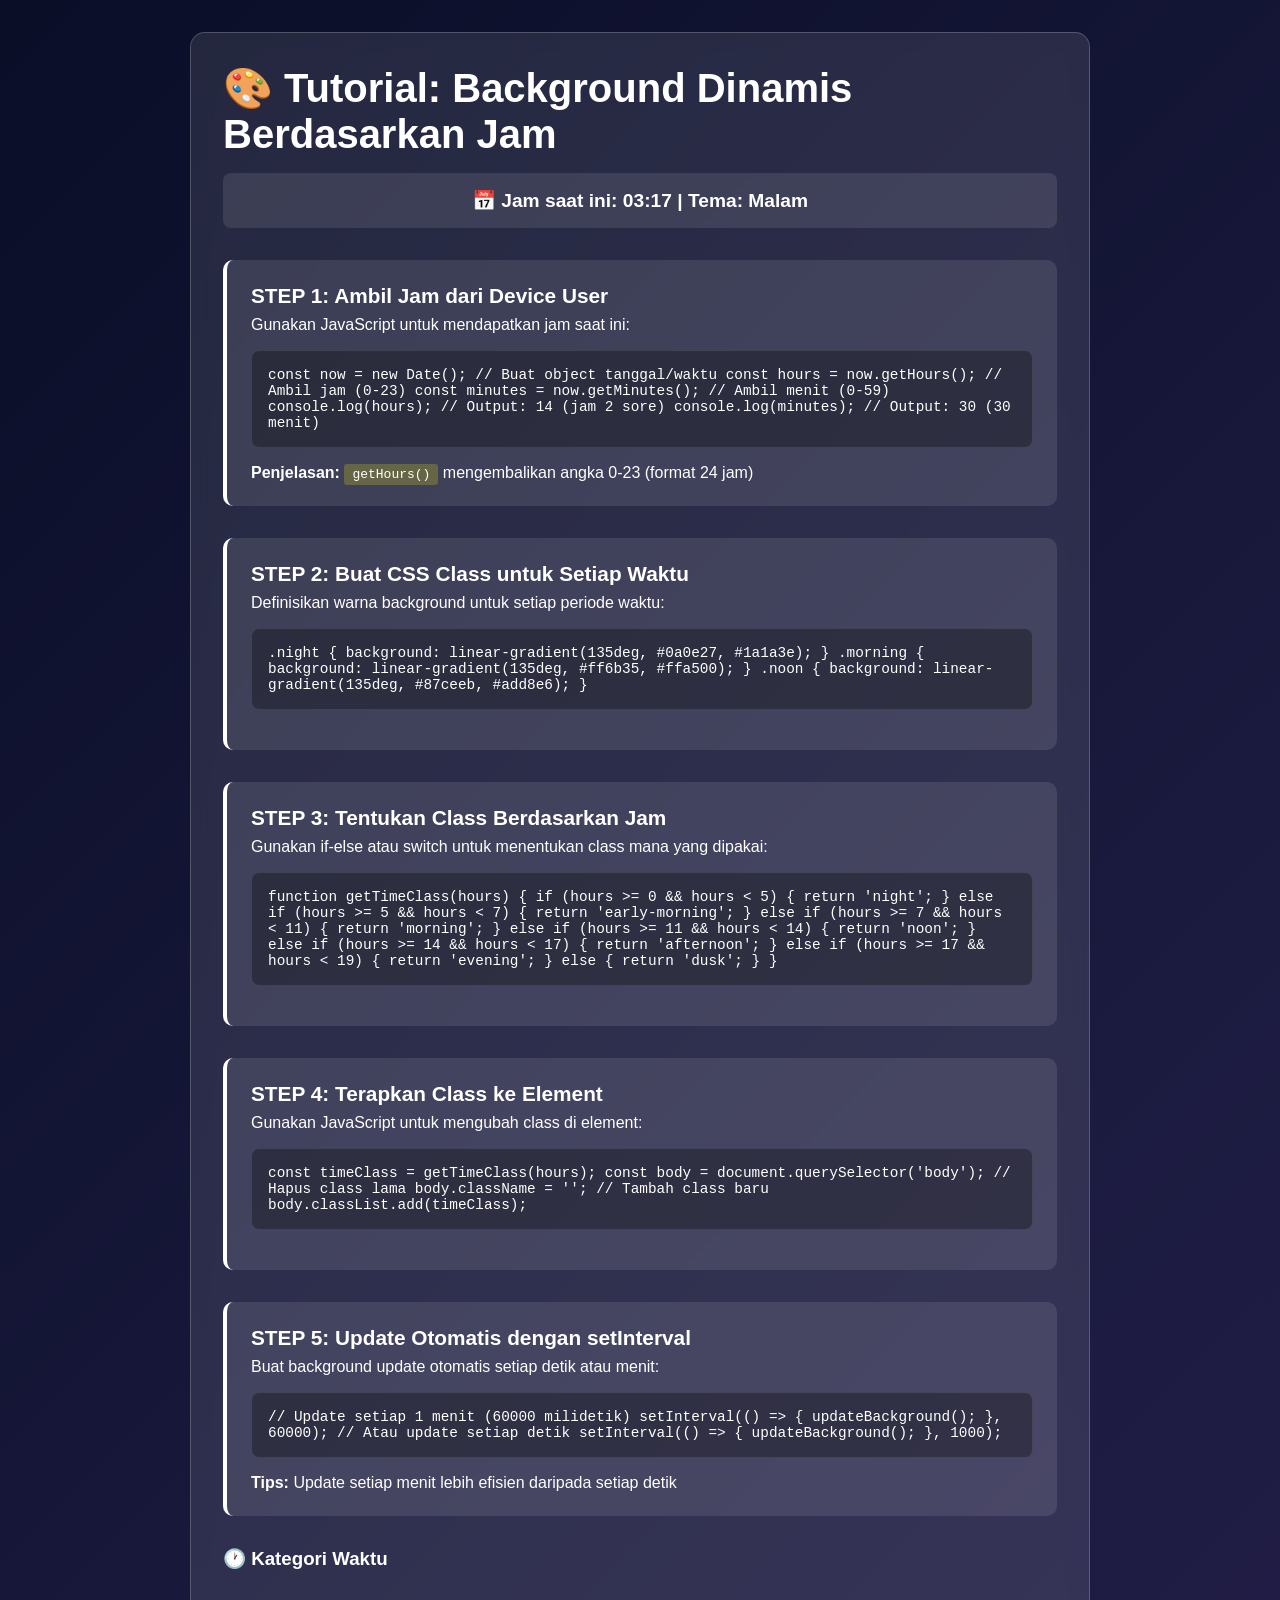
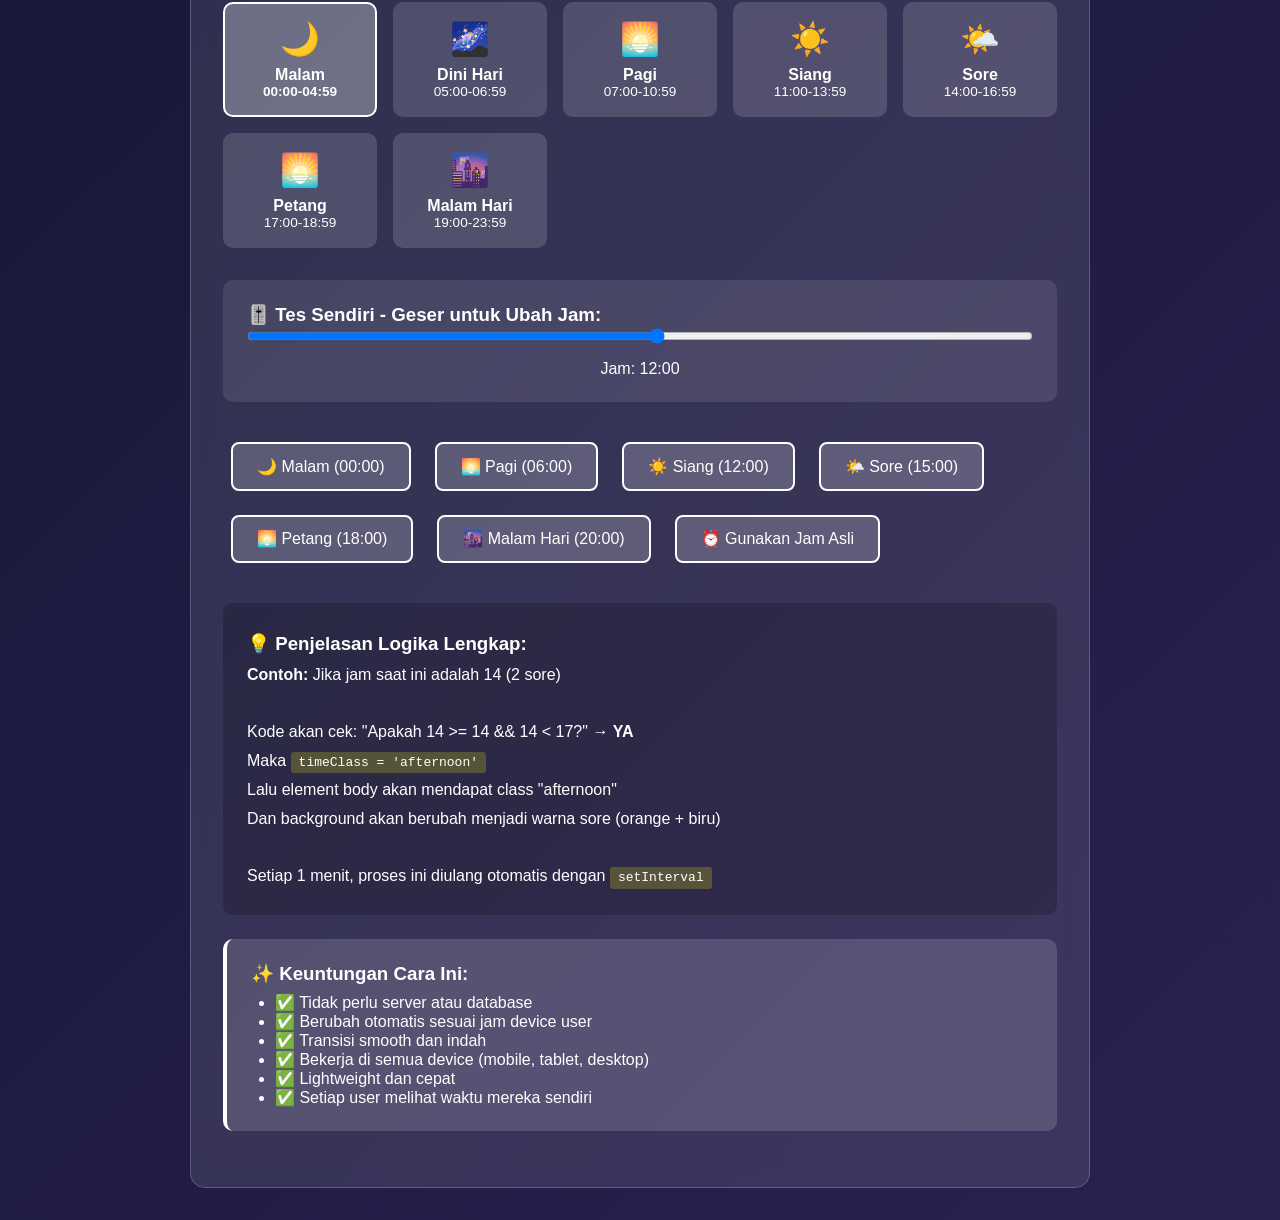
<file: TUTORIAL_INTERAKTIF_BACKGROUND from game citampi stories ikan asin.html>
<!DOCTYPE html>
<html lang="id">
<head>
    <meta charset="UTF-8">
    <meta name="viewport" content="width=device-width, initial-scale=1.0">
    <title>Tutorial: Background Dinamis Berdasarkan Jam</title>
    <style>
        * {
            margin: 0;
            padding: 0;
            box-sizing: border-box;
        }

        body {
            font-family: 'Segoe UI', Tahoma, Geneva, Verdana, sans-serif;
            transition: background 2s ease-in-out;
            min-height: 100vh;
            padding: 2rem;
        }

        /* CSS Classes untuk setiap waktu */
        .night { 
            background: linear-gradient(135deg, #0a0e27 0%, #1a1a3e 50%, #2a2050 100%);
            color: white;
        }
        
        .early-morning { 
            background: linear-gradient(135deg, #2d1b4e 0%, #3d2d5f 50%, #5d3d7f 100%);
            color: white;
        }
        
        .morning { 
            background: linear-gradient(135deg, #ff6b35 0%, #ff8c42 50%, #ffa500 100%);
            color: #fff;
            text-shadow: 1px 1px 2px rgba(0,0,0,0.3);
        }
        
        .noon { 
            background: linear-gradient(135deg, #87ceeb 0%, #add8e6 50%, #b0e0e6 100%);
            color: #003d5c;
            text-shadow: 1px 1px 1px rgba(255,255,255,0.5);
        }
        
        .afternoon { 
            background: linear-gradient(135deg, #87ceeb 0%, #ffa500 50%, #ff8c42 100%);
            color: #fff;
            text-shadow: 1px 1px 2px rgba(0,0,0,0.3);
        }
        
        .evening { 
            background: linear-gradient(135deg, #ff6b35 0%, #ff4500 50%, #8b4513 100%);
            color: #fff;
            text-shadow: 1px 1px 2px rgba(0,0,0,0.3);
        }
        
        .dusk { 
            background: linear-gradient(135deg, #4a1035 0%, #8b3a62 50%, #d9534f 100%);
            color: white;
        }

        /* Container untuk konten */
        .container {
            max-width: 900px;
            margin: 0 auto;
            background: rgba(255, 255, 255, 0.1);
            backdrop-filter: blur(10px);
            padding: 2rem;
            border-radius: 15px;
            border: 1px solid rgba(255, 255, 255, 0.2);
        }

        h1 {
            margin-bottom: 1rem;
            font-size: 2.5rem;
        }

        .info-box {
            background: rgba(255, 255, 255, 0.15);
            padding: 1.5rem;
            border-radius: 10px;
            margin: 1.5rem 0;
            border-left: 4px solid currentColor;
        }

        .code-block {
            background: rgba(0, 0, 0, 0.3);
            padding: 1rem;
            border-radius: 8px;
            overflow-x: auto;
            font-family: 'Courier New', monospace;
            font-size: 0.9rem;
            margin: 1rem 0;
            border: 1px solid rgba(255, 255, 255, 0.1);
        }

        .time-display {
            font-size: 1.2rem;
            font-weight: bold;
            margin: 1rem 0;
            padding: 1rem;
            background: rgba(255, 255, 255, 0.1);
            border-radius: 8px;
            text-align: center;
        }

        .slider-container {
            margin: 2rem 0;
            padding: 1.5rem;
            background: rgba(255, 255, 255, 0.1);
            border-radius: 10px;
        }

        input[type="range"] {
            width: 100%;
            height: 8px;
            border-radius: 5px;
            outline: none;
            cursor: pointer;
        }

        .explanation {
            margin-top: 2rem;
            padding: 1.5rem;
            background: rgba(0, 0, 0, 0.2);
            border-radius: 10px;
            line-height: 1.8;
        }

        .code-highlight {
            background: rgba(255, 255, 0, 0.2);
            padding: 0.2rem 0.5rem;
            border-radius: 3px;
            font-family: monospace;
        }

        button {
            background: rgba(255, 255, 255, 0.2);
            color: currentColor;
            border: 2px solid currentColor;
            padding: 0.8rem 1.5rem;
            border-radius: 8px;
            cursor: pointer;
            font-size: 1rem;
            transition: all 0.3s;
            margin: 0.5rem;
        }

        button:hover {
            background: rgba(255, 255, 255, 0.3);
            transform: translateY(-2px);
        }

        .button-group {
            display: flex;
            flex-wrap: wrap;
            gap: 0.5rem;
            margin: 1.5rem 0;
        }

        .time-categories {
            display: grid;
            grid-template-columns: repeat(auto-fit, minmax(150px, 1fr));
            gap: 1rem;
            margin: 2rem 0;
        }

        .time-card {
            background: rgba(255, 255, 255, 0.15);
            padding: 1rem;
            border-radius: 10px;
            text-align: center;
            border: 2px solid transparent;
            transition: all 0.3s;
            cursor: pointer;
        }

        .time-card:hover {
            border-color: currentColor;
            transform: scale(1.05);
        }

        .time-card.active {
            background: rgba(255, 255, 255, 0.3);
            border-color: currentColor;
            font-weight: bold;
        }

        .emoji {
            font-size: 2rem;
            margin-bottom: 0.5rem;
        }

        .step {
            margin: 2rem 0;
            padding: 1.5rem;
            background: rgba(255, 255, 255, 0.1);
            border-radius: 10px;
            border-left: 4px solid currentColor;
        }

        .step h3 {
            margin-bottom: 0.5rem;
            font-size: 1.3rem;
        }

        @media (max-width: 768px) {
            h1 { font-size: 1.8rem; }
            .container { padding: 1rem; }
            .time-categories { grid-template-columns: repeat(2, 1fr); }
        }
    </style>
</head>
<body>
    <div class="container">
        <h1>🎨 Tutorial: Background Dinamis Berdasarkan Jam</h1>
        
        <div class="time-display">
            📅 Jam saat ini: <span id="current-time">--:--</span> | 
            Tema: <span id="current-theme">--</span>
        </div>

        <!-- STEP 1 -->
        <div class="step">
            <h3>STEP 1: Ambil Jam dari Device User</h3>
            <p>Gunakan JavaScript untuk mendapatkan jam saat ini:</p>
            <div class="code-block">
const now = new Date();           // Buat object tanggal/waktu
const hours = now.getHours();     // Ambil jam (0-23)
const minutes = now.getMinutes(); // Ambil menit (0-59)

console.log(hours);   // Output: 14 (jam 2 sore)
console.log(minutes); // Output: 30 (30 menit)
            </div>
            <p><strong>Penjelasan:</strong> <span class="code-highlight">getHours()</span> mengembalikan angka 0-23 (format 24 jam)</p>
        </div>

        <!-- STEP 2 -->
        <div class="step">
            <h3>STEP 2: Buat CSS Class untuk Setiap Waktu</h3>
            <p>Definisikan warna background untuk setiap periode waktu:</p>
            <div class="code-block">
.night { 
  background: linear-gradient(135deg, #0a0e27, #1a1a3e);
}

.morning { 
  background: linear-gradient(135deg, #ff6b35, #ffa500);
}

.noon { 
  background: linear-gradient(135deg, #87ceeb, #add8e6);
}
            </div>
        </div>

        <!-- STEP 3 -->
        <div class="step">
            <h3>STEP 3: Tentukan Class Berdasarkan Jam</h3>
            <p>Gunakan if-else atau switch untuk menentukan class mana yang dipakai:</p>
            <div class="code-block">
function getTimeClass(hours) {
  if (hours >= 0 && hours < 5) {
    return 'night';
  } else if (hours >= 5 && hours < 7) {
    return 'early-morning';
  } else if (hours >= 7 && hours < 11) {
    return 'morning';
  } else if (hours >= 11 && hours < 14) {
    return 'noon';
  } else if (hours >= 14 && hours < 17) {
    return 'afternoon';
  } else if (hours >= 17 && hours < 19) {
    return 'evening';
  } else {
    return 'dusk';
  }
}
            </div>
        </div>

        <!-- STEP 4 -->
        <div class="step">
            <h3>STEP 4: Terapkan Class ke Element</h3>
            <p>Gunakan JavaScript untuk mengubah class di element:</p>
            <div class="code-block">
const timeClass = getTimeClass(hours);
const body = document.querySelector('body');

// Hapus class lama
body.className = '';

// Tambah class baru
body.classList.add(timeClass);
            </div>
        </div>

        <!-- STEP 5 -->
        <div class="step">
            <h3>STEP 5: Update Otomatis dengan setInterval</h3>
            <p>Buat background update otomatis setiap detik atau menit:</p>
            <div class="code-block">
// Update setiap 1 menit (60000 milidetik)
setInterval(() => {
  updateBackground();
}, 60000);

// Atau update setiap detik
setInterval(() => {
  updateBackground();
}, 1000);
            </div>
            <p><strong>Tips:</strong> Update setiap menit lebih efisien daripada setiap detik</p>
        </div>

        <!-- Waktu Categories -->
        <h3 style="margin-top: 2rem; margin-bottom: 1rem;">🕐 Kategori Waktu</h3>
        <div class="time-categories" id="time-categories">
            <!-- Akan di-generate oleh JavaScript -->
        </div>

        <!-- Slider untuk testing -->
        <div class="slider-container">
            <h3>🎚️ Tes Sendiri - Geser untuk Ubah Jam:</h3>
            <input type="range" id="time-slider" min="0" max="23" value="12">
            <div style="text-align: center; margin-top: 1rem;">
                <p>Jam: <span id="slider-time">12</span>:00</p>
            </div>
        </div>

        <!-- Buttons untuk Quick Test -->
        <div class="button-group">
            <button onclick="setTestTime(0)">🌙 Malam (00:00)</button>
            <button onclick="setTestTime(6)">🌅 Pagi (06:00)</button>
            <button onclick="setTestTime(12)">☀️ Siang (12:00)</button>
            <button onclick="setTestTime(15)">🌤️ Sore (15:00)</button>
            <button onclick="setTestTime(18)">🌅 Petang (18:00)</button>
            <button onclick="setTestTime(20)">🌆 Malam Hari (20:00)</button>
            <button onclick="useRealTime()">⏰ Gunakan Jam Asli</button>
        </div>

        <!-- Explanation -->
        <div class="explanation">
            <h3>💡 Penjelasan Logika Lengkap:</h3>
            <p>
                <strong>Contoh:</strong> Jika jam saat ini adalah 14 (2 sore)<br>
                <br>
                Kode akan cek: "Apakah 14 >= 14 && 14 < 17?" → <strong>YA</strong><br>
                Maka <span class="code-highlight">timeClass = 'afternoon'</span><br>
                Lalu element body akan mendapat class "afternoon"<br>
                Dan background akan berubah menjadi warna sore (orange + biru)<br>
                <br>
                Setiap 1 menit, proses ini diulang otomatis dengan <span class="code-highlight">setInterval</span>
            </p>
        </div>

        <div class="info-box">
            <h3>✨ Keuntungan Cara Ini:</h3>
            <ul style="margin-left: 1.5rem; margin-top: 0.5rem;">
                <li>✅ Tidak perlu server atau database</li>
                <li>✅ Berubah otomatis sesuai jam device user</li>
                <li>✅ Transisi smooth dan indah</li>
                <li>✅ Bekerja di semua device (mobile, tablet, desktop)</li>
                <li>✅ Lightweight dan cepat</li>
                <li>✅ Setiap user melihat waktu mereka sendiri</li>
            </ul>
        </div>
    </div>

    <script>
        // Data kategori waktu
        const timeCategories = [
            { range: '00:00-04:59', name: 'Malam', emoji: '🌙', class: 'night' },
            { range: '05:00-06:59', name: 'Dini Hari', emoji: '🌌', class: 'early-morning' },
            { range: '07:00-10:59', name: 'Pagi', emoji: '🌅', class: 'morning' },
            { range: '11:00-13:59', name: 'Siang', emoji: '☀️', class: 'noon' },
            { range: '14:00-16:59', name: 'Sore', emoji: '🌤️', class: 'afternoon' },
            { range: '17:00-18:59', name: 'Petang', emoji: '🌅', class: 'evening' },
            { range: '19:00-23:59', name: 'Malam Hari', emoji: '🌆', class: 'dusk' }
        ];

        let useRealTimeMode = true;
        let testHour = null;

        // Fungsi mendapatkan class berdasarkan jam
        function getTimeClass(hours) {
            if (hours >= 0 && hours < 5) return 'night';
            else if (hours >= 5 && hours < 7) return 'early-morning';
            else if (hours >= 7 && hours < 11) return 'morning';
            else if (hours >= 11 && hours < 14) return 'noon';
            else if (hours >= 14 && hours < 17) return 'afternoon';
            else if (hours >= 17 && hours < 19) return 'evening';
            else return 'dusk';
        }

        // Update background
        function updateBackground() {
            let hours;
            
            if (useRealTimeMode) {
                const now = new Date();
                hours = now.getHours();
            } else {
                hours = testHour;
            }
            
            const timeClass = getTimeClass(hours);
            const body = document.querySelector('body');
            body.className = timeClass;
            
            // Update display
            const now = new Date();
            const minutes = String(now.getMinutes()).padStart(2, '0');
            document.getElementById('current-time').textContent = 
                `${String(hours).padStart(2, '0')}:${minutes}`;
            document.getElementById('current-theme').textContent = 
                timeCategories.find(t => t.class === timeClass).name;
            
            // Highlight active category
            document.querySelectorAll('.time-card').forEach(card => {
                card.classList.remove('active');
                if (card.dataset.class === timeClass) {
                    card.classList.add('active');
                }
            });
        }

        // Set test time
        function setTestTime(hour) {
            useRealTimeMode = false;
            testHour = hour;
            document.getElementById('time-slider').value = hour;
            document.getElementById('slider-time').textContent = hour;
            updateBackground();
        }

        // Use real time
        function useRealTime() {
            useRealTimeMode = true;
            updateBackground();
        }

        // Initialize
        document.addEventListener('DOMContentLoaded', () => {
            // Generate time categories
            const container = document.getElementById('time-categories');
            timeCategories.forEach(cat => {
                const card = document.createElement('div');
                card.className = 'time-card';
                card.dataset.class = cat.class;
                card.innerHTML = `
                    <div class="emoji">${cat.emoji}</div>
                    <div><strong>${cat.name}</strong></div>
                    <div style="font-size: 0.85rem;">${cat.range}</div>
                `;
                card.addEventListener('click', () => {
                    const hour = parseInt(cat.range.split(':')[0]);
                    setTestTime(hour);
                });
                container.appendChild(card);
            });
            
            // Setup slider
            document.getElementById('time-slider').addEventListener('input', (e) => {
                const hour = parseInt(e.target.value);
                setTestTime(hour);
            });
            
            // Initial update
            updateBackground();
            
            // Update setiap menit
            setInterval(() => {
                if (useRealTimeMode) updateBackground();
            }, 60000);
        });
    </script>
</body>
</html>
</file>
